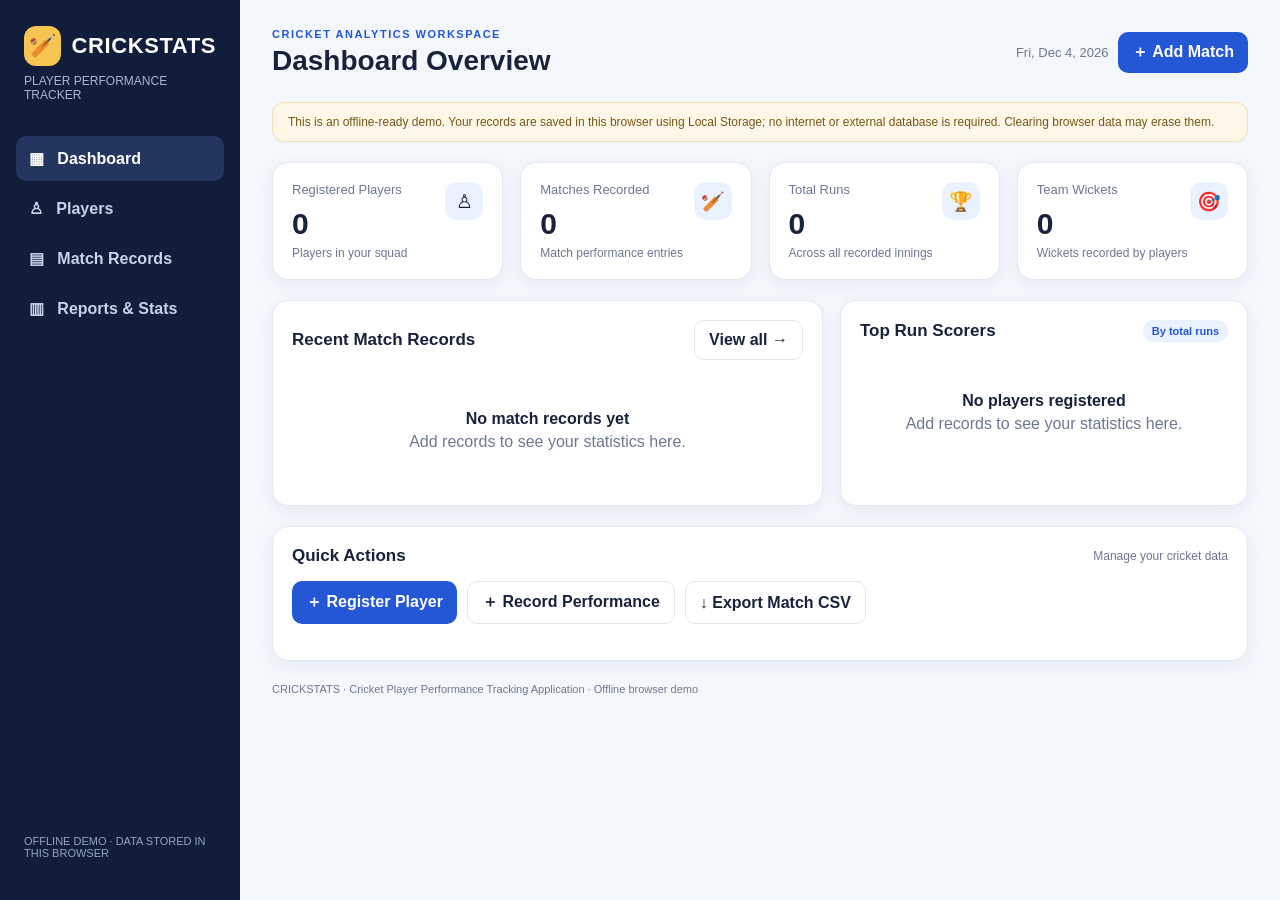
<file: CRICKSTATS (1).html>
<!doctype html>
<html lang="en"><head><meta charset="utf-8"><meta name="viewport" content="width=device-width,initial-scale=1"><title>CRICKSTATS | Cricket Performance Tracker</title>
<style>
:root{--navy:#101d3b;--blue:#2457d6;--sky:#eaf1ff;--bg:#f4f7fc;--ink:#18233b;--muted:#6d7890;--line:#e2e8f2;--green:#13875b;--orange:#e28a20}*{box-sizing:border-box}body{margin:0;font-family:Inter,Segoe UI,Arial,sans-serif;background:var(--bg);color:var(--ink)}button,input,select{font:inherit}button{cursor:pointer;border:0;border-radius:10px;padding:10px 14px;font-weight:650}.app{display:grid;grid-template-columns:240px 1fr;min-height:100vh}.sidebar{background:var(--navy);color:white;padding:26px 16px}.brand{display:flex;align-items:center;gap:10px;font-size:22px;font-weight:850;letter-spacing:.6px;margin:0 8px 8px}.brandmark{display:grid;place-items:center;width:40px;height:40px;border-radius:12px;background:#f5c451;color:#14203e;font-size:22px}.subbrand{color:#aab7d2;font-size:12px;margin:0 8px 34px}.navbtn{display:flex;width:100%;gap:12px;align-items:center;text-align:left;background:transparent;color:#c8d3e9;margin:5px 0;padding:13px;border-radius:10px}.navbtn.active,.navbtn:hover{background:#24365f;color:#fff}.sidefoot{position:sticky;top:calc(100vh - 65px);font-size:11px;color:#93a4c6;margin:42px 8px 0}.main{padding:28px 32px;min-width:0}.topbar{display:flex;align-items:center;justify-content:space-between;gap:15px;margin-bottom:25px}.eyebrow{font-size:11px;color:var(--blue);font-weight:800;letter-spacing:1.5px}.topbar h1{margin:5px 0 0;font-size:28px}.date{color:var(--muted);font-size:13px}.btn-primary{background:var(--blue);color:white}.btn-primary:hover{background:#1745b8}.btn-light{background:white;border:1px solid var(--line);color:var(--ink)}.grid{display:grid;gap:17px}.stats{grid-template-columns:repeat(4,minmax(0,1fr));margin-bottom:20px}.card{background:white;border:1px solid var(--line);border-radius:16px;padding:19px;box-shadow:0 5px 18px #152a5010}.statlabel{color:var(--muted);font-size:13px}.statvalue{font-size:30px;font-weight:850;margin:10px 0 5px}.statnote{font-size:12px;color:var(--muted)}.staticon{float:right;width:38px;height:38px;border-radius:12px;background:var(--sky);display:grid;place-items:center;font-size:19px}.twocol{grid-template-columns:1.35fr 1fr;margin-bottom:20px}.cardhead{display:flex;align-items:center;justify-content:space-between;gap:12px;margin-bottom:15px}.cardhead h2{font-size:17px;margin:0}.muted{color:var(--muted)}.tablewrap{overflow-x:auto}table{width:100%;border-collapse:collapse;white-space:nowrap}th{text-align:left;font-size:11px;text-transform:uppercase;letter-spacing:.7px;color:var(--muted);padding:12px 10px;border-bottom:1px solid var(--line)}td{padding:13px 10px;border-bottom:1px solid #edf1f7;font-size:13px}tr:last-child td{border-bottom:0}.pill{display:inline-block;padding:5px 9px;border-radius:99px;background:#e7f8ef;color:var(--green);font-size:11px;font-weight:750}.pill.blue{background:#eaf1ff;color:var(--blue)}.pill.orange{background:#fff3e2;color:#a9640b}.playername{font-weight:750}.avatar{display:inline-grid;place-items:center;background:#eaf1ff;color:#254bb4;border-radius:9px;width:32px;height:32px;margin-right:9px;font-size:12px;font-weight:800;vertical-align:middle}.barrow{margin:16px 0}.barlabel{display:flex;justify-content:space-between;font-size:13px;margin-bottom:7px}.bar{height:8px;border-radius:99px;background:#edf1f8;overflow:hidden}.bar span{display:block;height:100%;background:linear-gradient(90deg,#2457d6,#61a4ff);border-radius:99px}.view{display:none}.view.active{display:block}.toolbar{display:flex;gap:10px;flex-wrap:wrap;margin-bottom:17px}.toolbar input,.toolbar select,.field input,.field select{padding:11px 12px;border:1px solid #dce3ef;border-radius:9px;background:white;min-width:0;color:var(--ink)}.toolbar input{flex:1;min-width:180px}.formgrid{display:grid;grid-template-columns:repeat(2,minmax(0,1fr));gap:14px}.field{display:flex;flex-direction:column;gap:7px;font-size:12px;font-weight:750;color:#4f5c75}.field input,.field select{width:100%;font-size:14px;font-weight:400}.formactions{display:flex;gap:10px;justify-content:flex-end;margin-top:20px}.empty{text-align:center;padding:35px;color:var(--muted)}.empty strong{display:block;color:var(--ink);margin-bottom:5px}.notice{background:#fff8e8;border:1px solid #f2dfb1;border-radius:12px;padding:12px 15px;font-size:12px;color:#76561c;margin-bottom:20px}.modalback{display:none;position:fixed;inset:0;background:#07132bb8;align-items:center;justify-content:center;padding:18px;z-index:5}.modalback.show{display:flex}.modal{width:min(620px,100%);max-height:92vh;overflow:auto;background:white;border-radius:18px;padding:24px}.modal h2{margin:0 0 20px}.modalhead{display:flex;justify-content:space-between;align-items:center}.close{background:#f0f3f8;padding:7px 11px}.footnote{font-size:11px;color:var(--muted);margin-top:22px}.danger{color:#b42318;background:#fff0ef}.hide{display:none!important}@media(max-width:900px){.app{grid-template-columns:1fr}.sidebar{padding:13px 14px;display:flex;align-items:center;gap:10px;overflow-x:auto}.brand{margin:0;font-size:18px}.subbrand,.sidefoot{display:none}.navbtn{width:auto;white-space:nowrap;margin:0;padding:10px}.main{padding:22px 16px}.stats{grid-template-columns:repeat(2,minmax(0,1fr))}.twocol{grid-template-columns:1fr}}@media(max-width:480px){.topbar{align-items:flex-start;flex-direction:column}.topbar h1{font-size:24px}.stats{gap:10px}.card{padding:14px}.statvalue{font-size:25px}.formgrid{grid-template-columns:1fr}}
</style></head><body>
<div class="app"><aside class="sidebar"><div class="brand"><span class="brandmark">🏏</span> CRICKSTATS</div><div class="subbrand">PLAYER PERFORMANCE TRACKER</div><button class="navbtn active" data-view="dashboard">▦ &nbsp; Dashboard</button><button class="navbtn" data-view="players">♙ &nbsp; Players</button><button class="navbtn" data-view="matches">▤ &nbsp; Match Records</button><button class="navbtn" data-view="reports">▥ &nbsp; Reports & Stats</button><div class="sidefoot">OFFLINE DEMO · DATA STORED IN THIS BROWSER</div></aside>
<main class="main"><header class="topbar"><div><div class="eyebrow">CRICKET ANALYTICS WORKSPACE</div><h1 id="pageTitle">Dashboard Overview</h1></div><div style="display:flex;align-items:center;gap:10px;flex-wrap:wrap"><span class="date" id="today"></span><button class="btn-primary" onclick="openMatchModal()">＋ Add Match</button></div></header>
<section id="dashboard" class="view active"><div class="notice">This is an offline-ready demo. Your records are saved in this browser using Local Storage; no internet or external database is required. Clearing browser data may erase them.</div><div class="grid stats"><div class="card"><span class="staticon">♙</span><div class="statlabel">Registered Players</div><div class="statvalue" id="statPlayers">0</div><div class="statnote">Players in your squad</div></div><div class="card"><span class="staticon">🏏</span><div class="statlabel">Matches Recorded</div><div class="statvalue" id="statMatches">0</div><div class="statnote">Match performance entries</div></div><div class="card"><span class="staticon">🏆</span><div class="statlabel">Total Runs</div><div class="statvalue" id="statRuns">0</div><div class="statnote">Across all recorded innings</div></div><div class="card"><span class="staticon">🎯</span><div class="statlabel">Team Wickets</div><div class="statvalue" id="statWickets">0</div><div class="statnote">Wickets recorded by players</div></div></div>
<div class="grid twocol"><div class="card"><div class="cardhead"><h2>Recent Match Records</h2><button class="btn-light" onclick="showView('matches')">View all →</button></div><div class="tablewrap" id="recentTable"></div></div><div class="card"><div class="cardhead"><h2>Top Run Scorers</h2><span class="pill blue">By total runs</span></div><div id="topScorers"></div></div></div><div class="card"><div class="cardhead"><h2>Quick Actions</h2><span class="muted" style="font-size:12px">Manage your cricket data</span></div><div class="toolbar"><button class="btn-primary" onclick="openPlayerModal()">＋ Register Player</button><button class="btn-light" onclick="openMatchModal()">＋ Record Performance</button><button class="btn-light" onclick="exportCSV()">↓ Export Match CSV</button></div></div></section>
<section id="players" class="view"><div class="toolbar"><input id="playerSearch" placeholder="Search players by name or team…" oninput="renderPlayers()"><button class="btn-primary" onclick="openPlayerModal()">＋ Register Player</button></div><div class="card"><div class="cardhead"><h2>Player Directory</h2><span class="muted" id="playerCount"></span></div><div class="tablewrap" id="playersTable"></div></div></section>
<section id="matches" class="view"><div class="toolbar"><input id="matchSearch" placeholder="Search player, opponent or format…" oninput="renderMatches()"><button class="btn-primary" onclick="openMatchModal()">＋ Add Match Record</button><button class="btn-light" onclick="exportCSV()">↓ Export CSV</button></div><div class="card"><div class="cardhead"><h2>Match Performance Records</h2><span class="muted" id="matchCount"></span></div><div class="tablewrap" id="matchesTable"></div></div></section>
<section id="reports" class="view"><div class="grid stats"><div class="card"><div class="statlabel">Average runs / innings</div><div class="statvalue" id="avgRuns">0</div></div><div class="card"><div class="statlabel">Highest individual score</div><div class="statvalue" id="highScore">0</div></div><div class="card"><div class="statlabel">Total fours</div><div class="statvalue" id="totalFours">0</div></div><div class="card"><div class="statlabel">Total sixes</div><div class="statvalue" id="totalSixes">0</div></div></div><div class="grid twocol"><div class="card"><div class="cardhead"><h2>Player Performance Summary</h2><button class="btn-light" onclick="exportCSV()">Export CSV</button></div><div class="tablewrap" id="reportTable"></div></div><div class="card"><div class="cardhead"><h2>Top Run Scorers</h2></div><div id="reportBars"></div></div></div></section>
<p class="footnote">CRICKSTATS · Cricket Player Performance Tracking Application · Offline browser demo</p></main></div>
<div class="modalback" id="playerModal"><div class="modal"><div class="modalhead"><h2>Register Player</h2><button class="close" onclick="closeModal('playerModal')">✕</button></div><form id="playerForm"><div class="formgrid"><label class="field">Player name *<input name="name" required maxlength="70" placeholder="e.g. Arjun Kumar"></label><label class="field">Team name *<input name="team" required maxlength="70" placeholder="e.g. College XI"></label><label class="field">Role<select name="role"><option>Batter</option><option>Bowler</option><option>All-rounder</option><option>Wicket-keeper</option></select></label><label class="field">Jersey number<input name="jersey" type="number" min="0" max="999" placeholder="e.g. 18"></label></div><div class="formactions"><button type="button" class="btn-light" onclick="closeModal('playerModal')">Cancel</button><button class="btn-primary">Save Player</button></div></form></div></div>
<div class="modalback" id="matchModal"><div class="modal"><div class="modalhead"><h2>Record Match Performance</h2><button class="close" onclick="closeModal('matchModal')">✕</button></div><form id="matchForm"><div class="formgrid"><label class="field">Player *<select name="playerId" id="matchPlayer" required></select></label><label class="field">Match date *<input name="date" type="date" required></label><label class="field">Opponent *<input name="opponent" required maxlength="70" placeholder="e.g. City College XI"></label><label class="field">Format<select name="format"><option>T20</option><option>ODI</option><option>Test</option><option>Friendly</option><option>Other</option></select></label><label class="field">Runs scored *<input name="runs" type="number" required min="0" max="999" value="0"></label><label class="field">Balls faced<input name="balls" type="number" min="0" max="999" value="0"></label><label class="field">Wickets taken<input name="wickets" type="number" min="0" max="10" value="0"></label><label class="field">Overs bowled<input name="overs" type="number" min="0" max="50" step="0.1" value="0"></label><label class="field">Fours<input name="fours" type="number" min="0" max="99" value="0"></label><label class="field">Sixes<input name="sixes" type="number" min="0" max="99" value="0"></label><label class="field">Catches<input name="catches" type="number" min="0" max="20" value="0"></label><label class="field">Dismissal / notes<input name="notes" maxlength="100" placeholder="e.g. not out"></label></div><div class="formactions"><button type="button" class="btn-light" onclick="closeModal('matchModal')">Cancel</button><button class="btn-primary">Save Match</button></div></form></div></div>
<script>
const $=id=>document.getElementById(id);let players=load('crickstats_players',[]),matches=load('crickstats_matches',[]);function load(k,f){try{return JSON.parse(localStorage.getItem(k))||f}catch(e){return f}}function save(){localStorage.setItem('crickstats_players',JSON.stringify(players));localStorage.setItem('crickstats_matches',JSON.stringify(matches))}function esc(v){return String(v??'').replace(/[&<>"']/g,c=>({'&':'&amp;','<':'&lt;','>':'&gt;','"':'&quot;',"'":'&#39;'}[c]))}function initials(n){return n.split(/\s+/).map(x=>x[0]||'').join('').slice(0,2).toUpperCase()}function playerName(id){return players.find(p=>p.id===id)?.name||'Deleted player'}function num(v){return Number(v)||0}function totals(p){let a=matches.filter(m=>m.playerId===p.id);return{innings:a.length,runs:a.reduce((s,m)=>s+num(m.runs),0),wickets:a.reduce((s,m)=>s+num(m.wickets),0),fours:a.reduce((s,m)=>s+num(m.fours),0),sixes:a.reduce((s,m)=>s+num(m.sixes),0),high:a.reduce((s,m)=>Math.max(s,num(m.runs)),0)}}function showView(id){document.querySelectorAll('.view').forEach(v=>v.classList.toggle('active',v.id===id));document.querySelectorAll('.navbtn').forEach(b=>b.classList.toggle('active',b.dataset.view===id));$('pageTitle').textContent=({dashboard:'Dashboard Overview',players:'Player Directory',matches:'Match Records',reports:'Reports & Statistics'})[id];renderAll()}document.querySelectorAll('.navbtn').forEach(b=>b.addEventListener('click',()=>showView(b.dataset.view)));function openPlayerModal(){$('playerForm').reset();$('playerModal').classList.add('show')}function openMatchModal(){if(!players.length){alert('Please register a player first.');showView('players');openPlayerModal();return}$('matchForm').reset();$('matchPlayer').innerHTML=players.map(p=>`<option value="${p.id}">${esc(p.name)} — ${esc(p.team)}</option>`).join('');$('matchForm').elements.date.value=new Date().toISOString().slice(0,10);$('matchModal').classList.add('show')}function closeModal(id){$(id).classList.remove('show')}
$('playerForm').addEventListener('submit',e=>{e.preventDefault();let f=new FormData(e.target);let name=f.get('name').trim();if(players.some(p=>p.name.toLowerCase()===name.toLowerCase()&&p.team.toLowerCase()===f.get('team').trim().toLowerCase())){alert('This player is already registered for that team.');return}players.push({id:Date.now().toString(),name,team:f.get('team').trim(),role:f.get('role'),jersey:f.get('jersey')});save();closeModal('playerModal');renderAll();showView('players')});$('matchForm').addEventListener('submit',e=>{e.preventDefault();let f=new FormData(e.target);let m={id:Date.now().toString(),playerId:f.get('playerId'),date:f.get('date'),opponent:f.get('opponent').trim(),format:f.get('format'),runs:num(f.get('runs')),balls:num(f.get('balls')),wickets:num(f.get('wickets')),overs:num(f.get('overs')),fours:num(f.get('fours')),sixes:num(f.get('sixes')),catches:num(f.get('catches')),notes:f.get('notes').trim()};if(m.fours*4+m.sixes*6>m.runs){if(!confirm('The runs from fours and sixes exceed total runs. Save this record anyway?'))return}matches.push(m);save();closeModal('matchModal');renderAll();showView('matches')});function delPlayer(id){if(!confirm('Delete this player and all their match records?'))return;players=players.filter(p=>p.id!==id);matches=matches.filter(m=>m.playerId!==id);save();renderAll()}function delMatch(id){if(!confirm('Delete this match record?'))return;matches=matches.filter(m=>m.id!==id);save();renderAll()}function fmtDate(d){if(!d)return '—';return new Date(d+'T00:00:00').toLocaleDateString(undefined,{day:'2-digit',month:'short',year:'numeric'})}function empty(msg){return `<div class="empty"><strong>${msg}</strong>Add records to see your statistics here.</div>`}
function renderDashboard(){let runs=matches.reduce((s,m)=>s+m.runs,0),wk=matches.reduce((s,m)=>s+m.wickets,0);$('statPlayers').textContent=players.length;$('statMatches').textContent=matches.length;$('statRuns').textContent=runs.toLocaleString();$('statWickets').textContent=wk;$('recentTable').innerHTML=matches.length?`<table><thead><tr><th>Player / Opponent</th><th>Date</th><th>Runs</th><th>Wkts</th></tr></thead><tbody>${[...matches].sort((a,b)=>b.date.localeCompare(a.date)).slice(0,5).map(m=>`<tr><td><b>${esc(playerName(m.playerId))}</b><br><span class="muted">vs ${esc(m.opponent)}</span></td><td>${fmtDate(m.date)}</td><td><b>${m.runs}</b></td><td>${m.wickets}</td></tr>`).join('')}</tbody></table>`:empty('No match records yet');let ranking=players.map(p=>({p,t:totals(p)})).sort((a,b)=>b.t.runs-a.t.runs).slice(0,5);$('topScorers').innerHTML=ranking.length?ranking.map((x,i)=>`<div class="barrow"><div class="barlabel"><span>${i+1}. ${esc(x.p.name)}</span><b>${x.t.runs} runs</b></div><div class="bar"><span style="width:${Math.max(2,x.t.runs/(ranking[0].t.runs||1)*100)}%"></span></div></div>`).join(''):empty('No players registered')}
function renderPlayers(){let q=($('playerSearch')?.value||'').toLowerCase(),arr=players.filter(p=>(p.name+' '+p.team+' '+p.role).toLowerCase().includes(q));$('playerCount').textContent=`${arr.length} player(s)`;$('playersTable').innerHTML=arr.length?`<table><thead><tr><th>Player</th><th>Team</th><th>Role</th><th>Matches</th><th>Runs</th><th>Wickets</th><th>Action</th></tr></thead><tbody>${arr.map(p=>{let t=totals(p);return `<tr><td><span class="avatar">${esc(initials(p.name))}</span><span class="playername">${esc(p.name)}</span><br><span class="muted" style="margin-left:42px;font-size:11px">${p.jersey?'#'+esc(p.jersey):'No jersey'}</span></td><td>${esc(p.team)}</td><td><span class="pill blue">${esc(p.role)}</span></td><td>${t.innings}</td><td><b>${t.runs}</b></td><td>${t.wickets}</td><td><button class="btn-light" onclick="openMatchModalFor('${p.id}')">＋ Match</button> <button class="btn-light danger" onclick="delPlayer('${p.id}')">Delete</button></td></tr>`}).join('')}</tbody></table>`:empty('No matching players')}function openMatchModalFor(id){openMatchModal();$('matchPlayer').value=id}
function renderMatches(){let q=($('matchSearch')?.value||'').toLowerCase(),arr=[...matches].sort((a,b)=>b.date.localeCompare(a.date)).filter(m=>(playerName(m.playerId)+' '+m.opponent+' '+m.format+' '+m.notes).toLowerCase().includes(q));$('matchCount').textContent=`${arr.length} record(s)`;$('matchesTable').innerHTML=arr.length?`<table><thead><tr><th>Date</th><th>Player / Opponent</th><th>Format</th><th>Runs (Balls)</th><th>Wickets</th><th>4s / 6s</th><th>Action</th></tr></thead><tbody>${arr.map(m=>`<tr><td>${fmtDate(m.date)}</td><td><b>${esc(playerName(m.playerId))}</b><br><span class="muted">vs ${esc(m.opponent)}</span>${m.notes?'<br><span class="muted">'+esc(m.notes)+'</span>':''}</td><td><span class="pill blue">${esc(m.format)}</span></td><td><b>${m.runs}</b> <span class="muted">(${m.balls})</span></td><td>${m.wickets} <span class="muted">in ${m.overs} ov</span></td><td>${m.fours} / ${m.sixes}</td><td><button class="btn-light danger" onclick="delMatch('${m.id}')">Delete</button></td></tr>`).join('')}</tbody></table>`:empty('No match records found')}
function renderReports(){let runs=matches.reduce((s,m)=>s+m.runs,0);$('avgRuns').textContent=matches.length?(runs/matches.length).toFixed(1):'0';$('highScore').textContent=matches.length?Math.max(...matches.map(m=>m.runs)):'0';$('totalFours').textContent=matches.reduce((s,m)=>s+m.fours,0);$('totalSixes').textContent=matches.reduce((s,m)=>s+m.sixes,0);let sorted=players.map(p=>({p,t:totals(p)})).sort((a,b)=>b.t.runs-a.t.runs);$('reportTable').innerHTML=sorted.length?`<table><thead><tr><th>Player</th><th>Mat</th><th>Runs</th><th>Avg*</th><th>High</th><th>Wkts</th></tr></thead><tbody>${sorted.map(x=>`<tr><td><b>${esc(x.p.name)}</b></td><td>${x.t.innings}</td><td>${x.t.runs}</td><td>${x.t.innings?(x.t.runs/x.t.innings).toFixed(1):'0.0'}</td><td>${x.t.high}</td><td>${x.t.wickets}</td></tr>`).join('')}</tbody></table><p class="footnote">*Average shown as runs per recorded performance entry (not official batting average).</p>`:empty('No report data yet');$('reportBars').innerHTML=sorted.length?sorted.slice(0,8).map((x,i)=>`<div class="barrow"><div class="barlabel"><span>${i+1}. ${esc(x.p.name)}</span><b>${x.t.runs}</b></div><div class="bar"><span style="width:${Math.max(2,x.t.runs/(sorted[0].t.runs||1)*100)}%"></span></div></div>`).join(''):empty('No players registered')}
function renderAll(){renderDashboard();renderPlayers();renderMatches();renderReports()}function exportCSV(){if(!matches.length){alert('No match records to export yet.');return}let rows=[['Date','Player','Team','Opponent','Format','Runs','Balls Faced','Wickets','Overs','Fours','Sixes','Catches','Notes'],...matches.map(m=>{let p=players.find(p=>p.id===m.playerId)||{};return[m.date,p.name||'Deleted player',p.team||'',m.opponent,m.format,m.runs,m.balls,m.wickets,m.overs,m.fours,m.sixes,m.catches,m.notes]})];let csv=rows.map(r=>r.map(v=>'"'+String(v??'').replace(/"/g,'""')+'"').join(',')).join('\r\n');let blob=new Blob(['\ufeff'+csv],{type:'text/csv;charset=utf-8;'}),url=URL.createObjectURL(blob),a=document.createElement('a');a.href=url;a.download='crickstats-match-records.csv';a.click();URL.revokeObjectURL(url)}$('today').textContent=new Date().toLocaleDateString(undefined,{weekday:'short',day:'numeric',month:'short',year:'numeric'});renderAll();
</script></body></html>
</file>
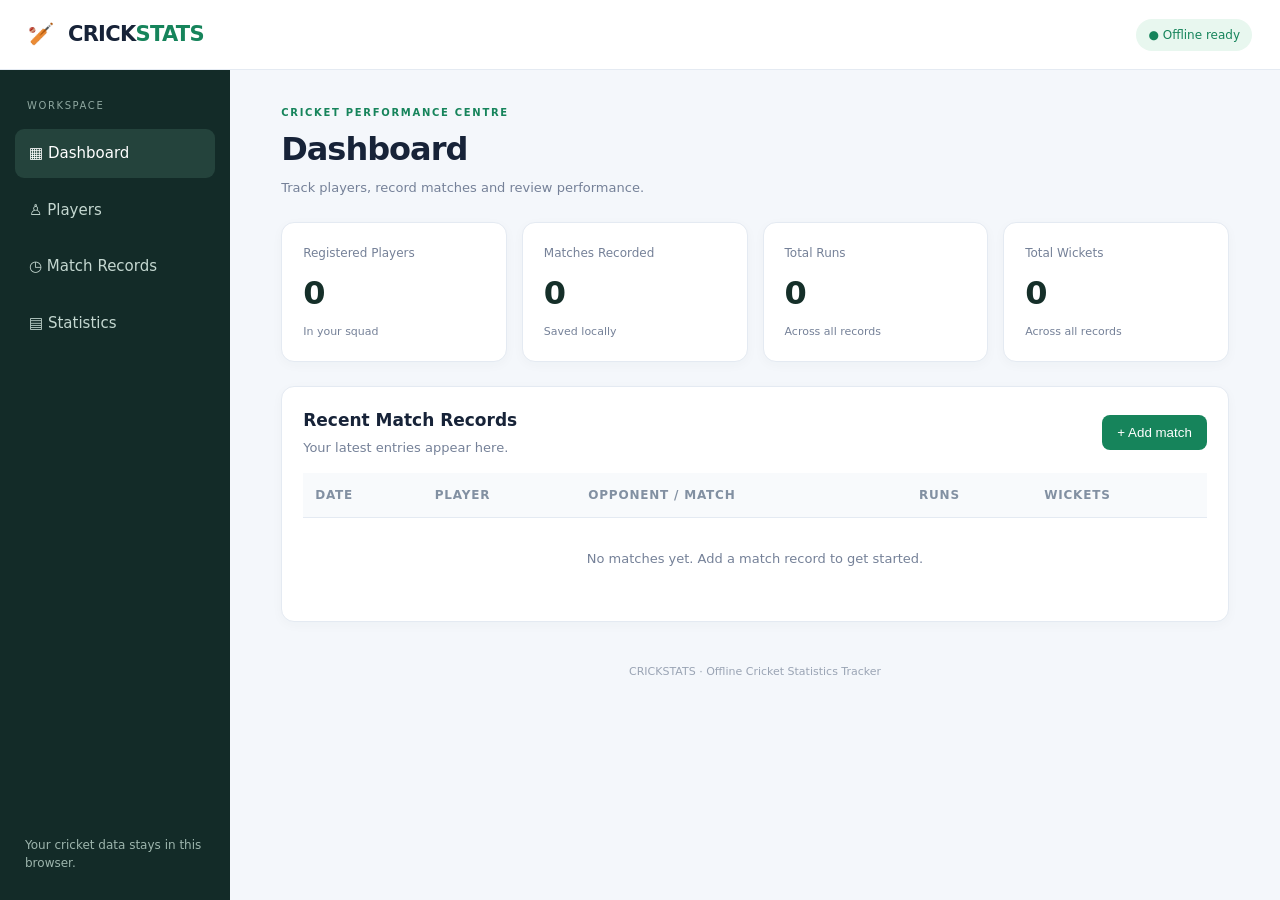
<file: CRICKSTATS_Full_Code (1).html>
<!doctype html>
<html lang="en"><head><meta charset="utf-8"><meta name="viewport" content="width=device-width, initial-scale=1"><meta name="description" content="Offline cricket player and match statistics tracker"><title>CRICKSTATS | Cricket Statistics</title><style>*{box-sizing:border-box} :root{--bg:#f4f7fb;--panel:#fff;--ink:#172338;--muted:#758198;--line:#e4eaf2;--green:#16845b;--green2:#e8f7ef;--nav:#132b28}body{margin:0;background:var(--bg);color:var(--ink);font:15px/1.5 Inter,ui-sans-serif,system-ui,-apple-system,"Segoe UI",sans-serif}.topbar{height:70px;background:#fff;border-bottom:1px solid var(--line);display:flex;align-items:center;justify-content:space-between;padding:0 28px;position:sticky;top:0;z-index:2}.brand{font-weight:900;font-size:21px;letter-spacing:-.7px;color:var(--ink);text-decoration:none}.brand span:last-child{color:var(--green)}.ball{margin-right:8px}.offline{font-size:12px;color:var(--green);background:var(--green2);border-radius:20px;padding:7px 12px}.layout{display:flex;min-height:calc(100vh - 70px)}.sidebar{width:230px;background:var(--nav);color:#d7e5df;padding:28px 15px;display:flex;flex-direction:column;gap:8px;flex-shrink:0}.side-label{font-size:10px;letter-spacing:1.6px;color:#8fa8a0;margin:0 12px 8px}.nav{border:0;text-align:left;background:transparent;color:#c4d7d0;padding:13px 14px;border-radius:9px;font:inherit;cursor:pointer}.nav:hover,.nav.active{background:#24433c;color:#fff}.side-note{font-size:12px;color:#9db5ad;margin: auto 10px 0;padding-top:25px}.main{max-width:1400px;width:100%;padding:35px clamp(18px,4vw,55px);margin:0 auto}.page{display:none}.page.active{display:block}.eyebrow{font-size:10px;letter-spacing:1.7px;color:var(--green);font-weight:800}h1{font-size:32px;letter-spacing:-1px;margin:5px 0}h2{font-size:17px;margin:0 0 7px}.muted{color:var(--muted);margin:0 0 24px;font-size:13px}.stats{display:grid;grid-template-columns:repeat(4,minmax(0,1fr));gap:15px;margin:24px 0}.stat,.panel{background:var(--panel);border:1px solid var(--line);border-radius:13px;padding:21px;box-shadow:0 3px 12px #1b304208}.stat span,.stat small{display:block;color:var(--muted);font-size:12px}.stat strong{display:block;font-size:32px;margin:7px 0;color:#152f29}.stat small{font-size:11px}.panel{margin:18px 0}.panel-head{display:flex;align-items:center;justify-content:space-between;gap:12px;margin-bottom:16px}.panel-head h2{margin:0}.panel-head .muted{margin:4px 0 0}.primary,.secondary,.danger{border:0;border-radius:8px;padding:10px 15px;font:600 13px inherit;cursor:pointer}.primary{background:var(--green);color:#fff}.primary:hover{background:#106d4a}.secondary{background:#edf2f6;color:#24364b}.danger{background:#fff0f0;color:#ad3030}.form-grid{display:grid;grid-template-columns:repeat(4,minmax(0,1fr));gap:15px;align-items:end;margin-top:18px}label{font-size:12px;font-weight:700;color:#526075;display:flex;flex-direction:column;gap:7px}input,select{width:100%;min-width:0;border:1px solid #dce3ec;border-radius:8px;padding:11px 10px;font:14px inherit;background:white;color:var(--ink);outline:none}input:focus,select:focus{border-color:#16845b;box-shadow:0 0 0 3px #16845b1b}.align-end{align-self:end;min-height:39px}.table-wrap{width:100%;overflow:auto}table{width:100%;border-collapse:collapse;text-align:left;white-space:nowrap}th{background:#f8fafc;color:#8290a2;font-size:10px;text-transform:uppercase;letter-spacing:.8px;font-weight:800}td,th{padding:13px 12px;border-bottom:1px solid var(--line);font-size:12px}td{color:#344155}tbody tr:last-child td{border-bottom:0}.empty{font-size:13px;color:var(--muted);text-align:center;padding:18px}.empty:empty{display:none}footer{text-align:center;color:#9aa4b4;font-size:11px;padding:24px}.toast{position:fixed;bottom:20px;right:20px;background:#183a31;color:white;padding:12px 18px;border-radius:9px;box-shadow:0 8px 30px #0002;opacity:0;transform:translateY(10px);transition:.2s;pointer-events:none}.toast.show{opacity:1;transform:translateY(0)}@media(max-width:950px){.stats{grid-template-columns:repeat(2,minmax(0,1fr))}.form-grid{grid-template-columns:repeat(2,minmax(0,1fr))}.sidebar{width:190px}}@media(max-width:620px){.topbar{padding:0 16px}.layout{display:block}.sidebar{width:100%;padding:10px;flex-direction:row;overflow-x:auto}.side-label,.side-note{display:none}.nav{white-space:nowrap;padding:10px}.main{padding:25px 14px}.stats{gap:9px}.stat{padding:15px}.stat strong{font-size:26px}.panel{padding:15px}.form-grid{grid-template-columns:1fr 1fr}h1{font-size:27px}}</style></head>
<body><header class="topbar"><a class="brand" href="#dashboard"><span class="ball">🏏</span> CRICK<span>STATS</span></a><span class="offline">● Offline ready</span></header>
<div class="layout"><aside class="sidebar"><p class="side-label">WORKSPACE</p><button class="nav active" data-page="dashboard">▦ Dashboard</button><button class="nav" data-page="players">♙ Players</button><button class="nav" data-page="matches">◷ Match Records</button><button class="nav" data-page="reports">▤ Statistics</button><div class="side-note">Your cricket data stays in this browser.</div></aside>
<main class="main"><section class="page active" id="dashboard"><div class="eyebrow">CRICKET PERFORMANCE CENTRE</div><h1>Dashboard</h1><p class="muted">Track players, record matches and review performance.</p><div class="stats"><article class="stat"><span>Registered Players</span><strong id="playerCount">0</strong><small>In your squad</small></article><article class="stat"><span>Matches Recorded</span><strong id="matchCount">0</strong><small>Saved locally</small></article><article class="stat"><span>Total Runs</span><strong id="totalRuns">0</strong><small>Across all records</small></article><article class="stat"><span>Total Wickets</span><strong id="totalWickets">0</strong><small>Across all records</small></article></div><div class="panel"><div class="panel-head"><div><h2>Recent Match Records</h2><p class="muted">Your latest entries appear here.</p></div><button class="primary" data-go="matches">+ Add match</button></div><div class="table-wrap"><table><thead><tr><th>Date</th><th>Player</th><th>Opponent / Match</th><th>Runs</th><th>Wickets</th></tr></thead><tbody id="recentRows"></tbody></table></div><p class="empty" id="recentEmpty">No matches yet. Add a match record to get started.</p></div></section>
<section class="page" id="players"><div class="eyebrow">SQUAD MANAGEMENT</div><h1>Players</h1><p class="muted">Register and manage cricket player profiles.</p><div class="panel"><h2>Register Player</h2><form id="playerForm" class="form-grid"><label>Player name<input id="playerName" required maxlength="60" placeholder="e.g. Arun Kumar"></label><label>Team name<input id="teamName" required maxlength="60" placeholder="e.g. Chennai XI"></label><label>Playing role<select id="playerRole"><option>Batter</option><option>Bowler</option><option>All-rounder</option><option>Wicket-keeper</option></select></label><button class="primary align-end" type="submit">Save Player</button></form></div><div class="panel"><h2>Player List</h2><div class="table-wrap"><table><thead><tr><th>Player</th><th>Team</th><th>Role</th><th></th></tr></thead><tbody id="playerRows"></tbody></table></div><p class="empty" id="playerEmpty">No players registered yet.</p></div></section>
<section class="page" id="matches"><div class="eyebrow">PERFORMANCE LOG</div><h1>Match Records</h1><p class="muted">Enter an individual player's performance for a match.</p><div class="panel"><h2>Add Match Performance</h2><form id="matchForm" class="form-grid"><label>Match date<input type="date" id="matchDate" required></label><label>Player<select id="matchPlayer" required></select></label><label>Opponent / match name<input id="opponent" required maxlength="80" placeholder="e.g. College Cup Final"></label><label>Runs<input type="number" id="runs" min="0" max="1000" value="0" required></label><label>Wickets<input type="number" id="wickets" min="0" max="10" value="0" required></label><label>Fours<input type="number" id="fours" min="0" max="100" value="0" required></label><label>Sixes<input type="number" id="sixes" min="0" max="100" value="0" required></label><button class="primary align-end" type="submit">Save Match</button></form></div><div class="panel"><div class="panel-head"><h2>All Match Records</h2><button class="secondary" id="exportCsv">Export CSV</button></div><div class="table-wrap"><table><thead><tr><th>Date</th><th>Player</th><th>Match</th><th>Runs</th><th>Wickets</th><th>4s</th><th>6s</th><th></th></tr></thead><tbody id="matchRows"></tbody></table></div><p class="empty" id="matchEmpty">No match records saved.</p></div></section>
<section class="page" id="reports"><div class="eyebrow">INSIGHTS & ANALYSIS</div><h1>Player Statistics</h1><p class="muted">Summaries are calculated from your saved match records.</p><div class="panel"><div class="panel-head"><h2>Performance Summary</h2><button class="secondary" id="clearAll">Clear all data</button></div><div class="table-wrap"><table><thead><tr><th>Player</th><th>Matches</th><th>Runs</th><th>Wickets</th><th>Fours</th><th>Sixes</th><th>Average runs</th></tr></thead><tbody id="reportRows"></tbody></table></div><p class="empty" id="reportEmpty">Add players and match records to see statistics.</p></div></section>
<footer>CRICKSTATS · Offline Cricket Statistics Tracker</footer></main></div><div class="toast" id="toast" role="status"></div><script>(()=>{'use strict';const $=id=>document.getElementById(id);const KEY='crickstats.v1';let data={players:[],matches:[]};try{const saved=JSON.parse(localStorage.getItem(KEY)||'null');if(saved&&Array.isArray(saved.players)&&Array.isArray(saved.matches))data=saved}catch(e){}const esc=s=>String(s??'').replace(/[&<>"']/g,c=>({'&':'&amp;','<':'&lt;','>':'&gt;','"':'&quot;',"'":'&#39;'}[c]));const save=()=>{try{localStorage.setItem(KEY,JSON.stringify(data));render()}catch(e){notify('Could not save. Browser storage may be full.')}};function notify(msg){const t=$('toast');t.textContent=msg;t.classList.add('show');clearTimeout(notify.timer);notify.timer=setTimeout(()=>t.classList.remove('show'),2400)}function playerName(id){return data.players.find(p=>p.id===id)?.name||'Deleted player'}function go(page){document.querySelectorAll('.page').forEach(p=>p.classList.toggle('active',p.id===page));document.querySelectorAll('.nav').forEach(b=>b.classList.toggle('active',b.dataset.page===page));window.scrollTo({top:0,behavior:'smooth'})}document.querySelectorAll('[data-page]').forEach(b=>b.addEventListener('click',()=>go(b.dataset.page)));document.querySelectorAll('[data-go]').forEach(b=>b.addEventListener('click',()=>go(b.dataset.go)));function render(){const totalRuns=data.matches.reduce((a,m)=>a+m.runs,0),totalWickets=data.matches.reduce((a,m)=>a+m.wickets,0);$('playerCount').textContent=data.players.length;$('matchCount').textContent=data.matches.length;$('totalRuns').textContent=totalRuns;$('totalWickets').textContent=totalWickets;$('playerRows').innerHTML=data.players.map(p=>`<tr><td><strong>${esc(p.name)}</strong></td><td>${esc(p.team)}</td><td>${esc(p.role)}</td><td><button class="danger" data-del-player="${p.id}">Delete</button></td></tr>`).join('');$('playerEmpty').hidden=data.players.length>0;$('matchPlayer').innerHTML='<option value="">Choose player</option>'+data.players.map(p=>`<option value="${p.id}">${esc(p.name)} — ${esc(p.team)}</option>`).join('');const matches=[...data.matches].sort((a,b)=>b.date.localeCompare(a.date));$('matchRows').innerHTML=matches.map(m=>`<tr><td>${esc(m.date)}</td><td>${esc(playerName(m.playerId))}</td><td>${esc(m.opponent)}</td><td>${m.runs}</td><td>${m.wickets}</td><td>${m.fours}</td><td>${m.sixes}</td><td><button class="danger" data-del-match="${m.id}">Delete</button></td></tr>`).join('');$('matchEmpty').hidden=matches.length>0;$('recentRows').innerHTML=matches.slice(0,5).map(m=>`<tr><td>${esc(m.date)}</td><td>${esc(playerName(m.playerId))}</td><td>${esc(m.opponent)}</td><td>${m.runs}</td><td>${m.wickets}</td></tr>`).join('');$('recentEmpty').hidden=matches.length>0;$('reportRows').innerHTML=data.players.map(p=>{const ms=data.matches.filter(m=>m.playerId===p.id),r=ms.reduce((a,m)=>a+m.runs,0),w=ms.reduce((a,m)=>a+m.wickets,0),f=ms.reduce((a,m)=>a+m.fours,0),s=ms.reduce((a,m)=>a+m.sixes,0);return `<tr><td><strong>${esc(p.name)}</strong></td><td>${ms.length}</td><td>${r}</td><td>${w}</td><td>${f}</td><td>${s}</td><td>${ms.length?(r/ms.length).toFixed(1):'0.0'}</td></tr>`}).join('');$('reportEmpty').hidden=data.players.length>0} $('playerForm').addEventListener('submit',e=>{e.preventDefault();data.players.push({id:crypto.randomUUID?crypto.randomUUID():String(Date.now()+Math.random()),name:$('playerName').value.trim(),team:$('teamName').value.trim(),role:$('playerRole').value});save();e.target.reset();notify('Player saved successfully')});$('matchForm').addEventListener('submit',e=>{e.preventDefault();if(!$('matchPlayer').value){notify('Register a player first');go('players');return}const num=id=>Number($(id).value);data.matches.push({id:crypto.randomUUID?crypto.randomUUID():String(Date.now()+Math.random()),date:$('matchDate').value,playerId:$('matchPlayer').value,opponent:$('opponent').value.trim(),runs:num('runs'),wickets:num('wickets'),fours:num('fours'),sixes:num('sixes')});save();e.target.reset();$('matchDate').value=new Date().toISOString().slice(0,10);$('runs').value=$('wickets').value=$('fours').value=$('sixes').value=0;notify('Match record saved')});document.addEventListener('click',e=>{const p=e.target.dataset.delPlayer,m=e.target.dataset.delMatch;if(p){if(confirm('Delete this player and their match records?')){data.players=data.players.filter(x=>x.id!==p);data.matches=data.matches.filter(x=>x.playerId!==p);save();notify('Player deleted')}}if(m){if(confirm('Delete this match record?')){data.matches=data.matches.filter(x=>x.id!==m);save();notify('Match deleted')}}});$('exportCsv').addEventListener('click',()=>{if(!data.matches.length){notify('No match records to export');return}const rows=[['Date','Player','Team','Match','Runs','Wickets','Fours','Sixes'],...data.matches.map(m=>{const p=data.players.find(p=>p.id===m.playerId);return[m.date,p?.name||'',p?.team||'',m.opponent,m.runs,m.wickets,m.fours,m.sixes]})];const csv=rows.map(row=>row.map(v=>'"'+String(v).replace(/"/g,'""')+'"').join(',')).join('
');const a=document.createElement('a');a.href=URL.createObjectURL(new Blob(['\ufeff'+csv],{type:'text/csv;charset=utf-8;'}));a.download='crickstats-match-records.csv';a.click();URL.revokeObjectURL(a.href);notify('CSV export downloaded')});$('clearAll').addEventListener('click',()=>{if(confirm('This deletes all players and match records saved in this browser. Continue?')){data={players:[],matches:[]};save();notify('All local data cleared')}});$('matchDate').value=new Date().toISOString().slice(0,10);render()})();</script></body></html>
</file>
